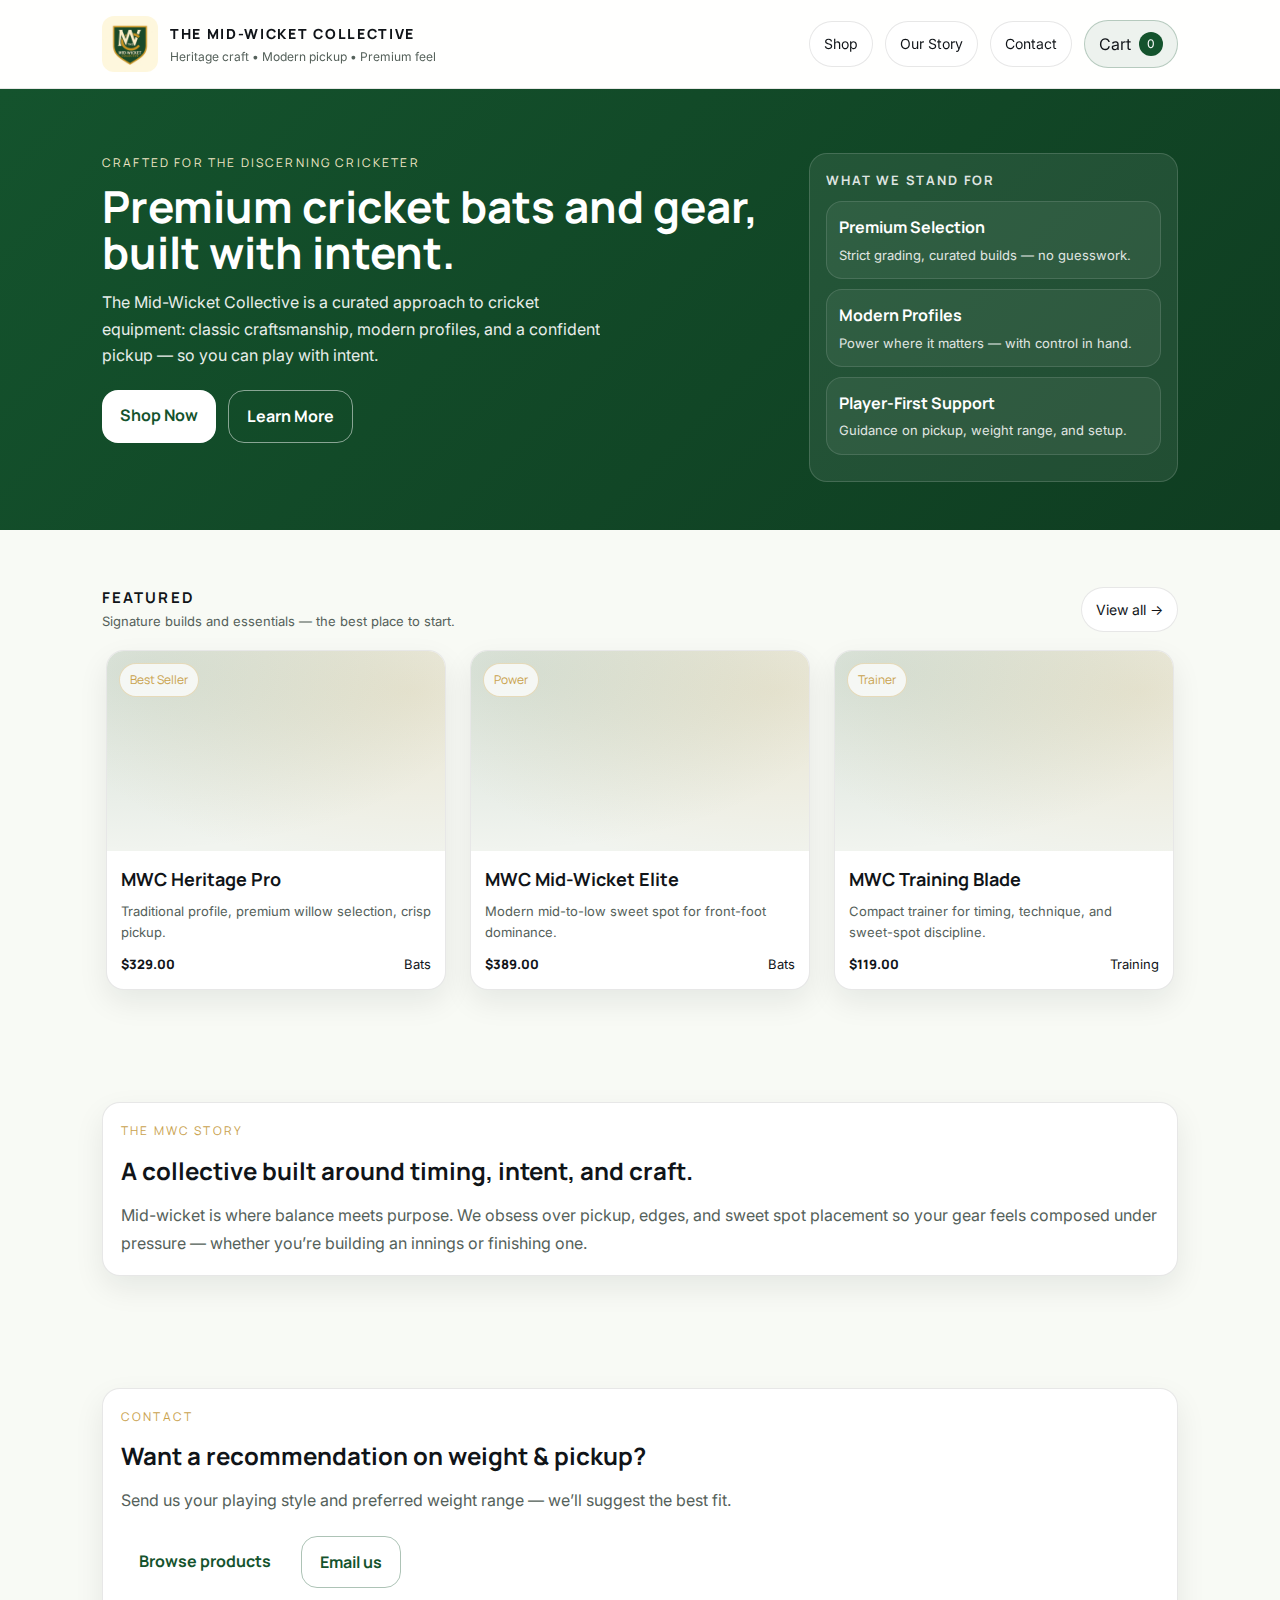
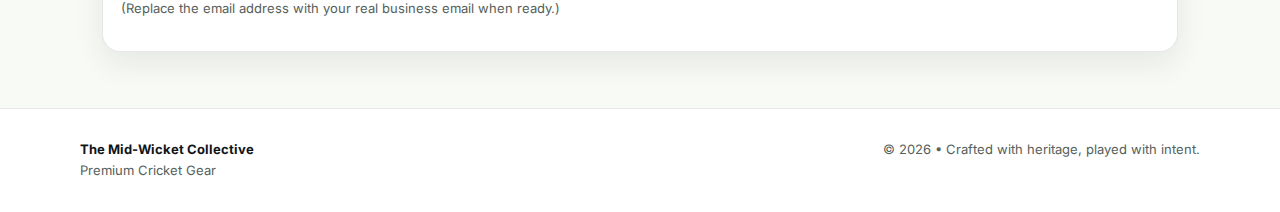
<file: index.html>
<!doctype html>
<html lang="en">
<head>
  <meta charset="utf-8" />
  <meta name="viewport" content="width=device-width, initial-scale=1" />

  <title>The Mid-Wicket Collective | Premium Cricket Bats & Gear</title>

  <meta name="description" content="Premium cricket bats and gear crafted for balance, timing, and performance. Discover The Mid-Wicket Collective." />
  <meta name="keywords" content="cricket bats, premium cricket gear, English willow bats, cricket equipment" />
  <meta name="robots" content="index, follow" />

  <meta property="og:title" content="The Mid-Wicket Collective — Premium Cricket Gear" />
  <meta property="og:description" content="Crafted cricket bats and gear designed for balance, timing, and intent." />
  <meta property="og:type" content="website" />
  <meta property="og:url" content="https://YOUR-DOMAIN.pages.dev/" />
  <meta property="og:image" content="https://YOUR-DOMAIN.pages.dev/assets/images/og-image.jpg" />

  <!-- Favicon -->
  <link rel="icon" href="assets/images/favicon.png" type="image/png" />

  <!-- Fonts: Inter + Manrope -->
  <link rel="preconnect" href="https://fonts.googleapis.com">
  <link rel="preconnect" href="https://fonts.gstatic.com" crossorigin>
  <link href="https://fonts.googleapis.com/css2?family=Inter:wght@300;400;500;600;700&family=Manrope:wght@400;500;600;700;800&display=swap" rel="stylesheet">

  <link rel="stylesheet" href="assets/styles.css" />
</head>
<body>
  <header class="nav">
    <div class="nav-inner">
      <a class="brand" href="index.html">
        <div class="logo">
          <img src="assets/images/mwc-logo.png" alt="The Mid-Wicket Collective logo">
        </div>
        <div>
          <h1>The Mid-Wicket Collective</h1>
          <p>Heritage craft • Modern pickup • Premium feel</p>
        </div>
      </a>

      <nav class="nav-links">
        <a class="pill" href="catalog.html">Shop</a>
        <a class="pill" href="#story">Our Story</a>
        <a class="pill" href="#contact">Contact</a>
        <a class="cart-btn" href="cart.html" aria-label="Open cart">
          Cart <span class="badge" id="cartBadge">0</span>
        </a>
      </nav>
    </div>
  </header>

  <!-- GREEN HERO HEADER -->
  <section class="hero">
    <div class="hero-grid">
      <div class="hero-card">
        <div class="kicker">Crafted for the discerning cricketer</div>
        <h2>Premium cricket bats and gear, built with intent.</h2>
        <p>
          The Mid-Wicket Collective is a curated approach to cricket equipment:
          classic craftsmanship, modern profiles, and a confident pickup — so you can play with intent.
        </p>

        <div class="cta-row">
          <a class="btn primary" href="catalog.html">Shop Now</a>
          <a class="btn secondary" href="#story">Learn More</a>
        </div>
      </div>

      <aside class="hero-side">
        <div class="side-card">
          <h3>What we stand for</h3>
          <div class="side-list">
            <div class="side-item">
              <strong>Premium Selection</strong>
              <span>Strict grading, curated builds — no guesswork.</span>
            </div>
            <div class="side-item">
              <strong>Modern Profiles</strong>
              <span>Power where it matters — with control in hand.</span>
            </div>
            <div class="side-item">
              <strong>Player-First Support</strong>
              <span>Guidance on pickup, weight range, and setup.</span>
            </div>
          </div>
        </div>
      </aside>
    </div>
  </section>

  <main class="container">
    <section class="section">
      <div class="section-title">
        <div>
          <h3>Featured</h3>
          <p>Signature builds and essentials — the best place to start.</p>
        </div>
        <a class="pill" href="catalog.html">View all →</a>
      </div>

      <div class="grid" id="featuredGrid"></div>
    </section>

    <section class="section" id="story">
      <div class="card panel">
        <div class="kicker-gold">The MWC Story</div>
        <h3 class="panel-title">A collective built around timing, intent, and craft.</h3>
        <p class="panel-text">
          Mid-wicket is where balance meets purpose. We obsess over pickup, edges, and sweet spot placement
          so your gear feels composed under pressure — whether you’re building an innings or finishing one.
        </p>
      </div>
    </section>

    <section class="section" id="contact">
      <div class="card panel">
        <div class="kicker-gold">Contact</div>
        <h3 class="panel-title">Want a recommendation on weight & pickup?</h3>
        <p class="panel-text">
          Send us your playing style and preferred weight range — we’ll suggest the best fit.
        </p>
        <div class="cta-row">
          <a class="btn primary" href="catalog.html">Browse products</a>
          <a class="btn ghost" href="mailto:hello@themidwicketcollective.com">Email us</a>
        </div>
        <p class="small-note">(Replace the email address with your real business email when ready.)</p>
      </div>
    </section>
  </main>

  <footer class="footer">
    <div class="footer-inner">
      <div><strong>The Mid-Wicket Collective</strong><br/>Premium Cricket Gear</div>
      <div>© <span id="y"></span> • Crafted with heritage, played with intent.</div>
    </div>
  </footer>

  <script type="module" src="assets/app.js"></script>
  <script>document.getElementById("y").textContent = new Date().getFullYear();</script>
</body>
</html>
</file>
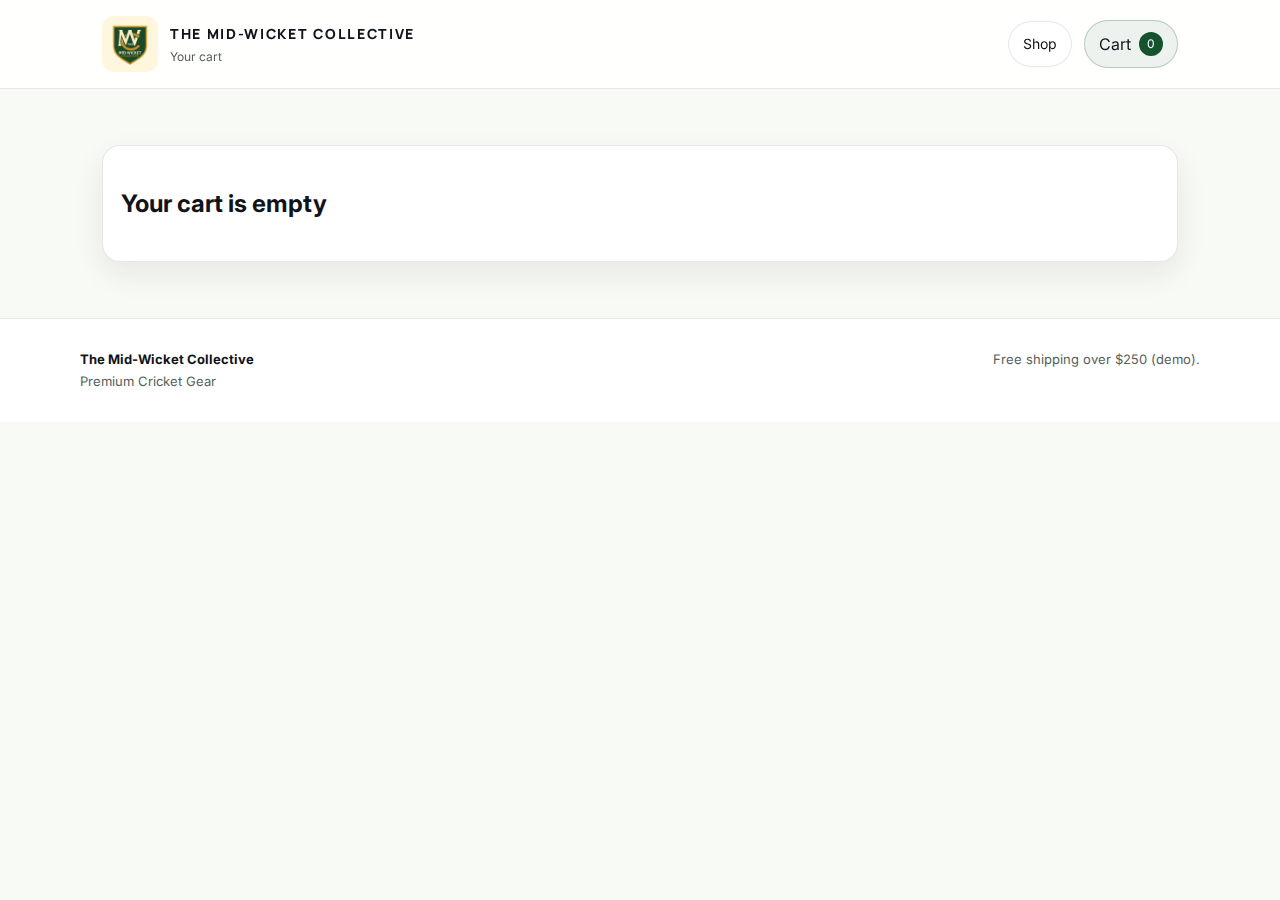
<file: cart.html>
<!doctype html>
<html lang="en">
<head>
  <meta charset="utf-8" />
  <meta name="viewport" content="width=device-width,initial-scale=1" />
  <title>Cart — The Mid-Wicket Collective</title>

  <link rel="icon" href="assets/images/favicon.png" type="image/png" />

  <link rel="preconnect" href="https://fonts.googleapis.com">
  <link rel="preconnect" href="https://fonts.gstatic.com" crossorigin>
  <link href="https://fonts.googleapis.com/css2?family=Inter:wght@300;400;500;600;700&family=Manrope:wght@400;500;600;700;800&display=swap" rel="stylesheet">

  <link rel="stylesheet" href="assets/styles.css" />
</head>
<body>
  <header class="nav">
    <div class="nav-inner">
      <a class="brand" href="index.html">
        <div class="logo">
          <img src="assets/images/mwc-logo.png" alt="The Mid-Wicket Collective logo">
        </div>
        <div>
          <h1>The Mid-Wicket Collective</h1>
          <p>Your cart</p>
        </div>
      </a>

      <nav class="nav-links">
        <a class="pill" href="catalog.html">Shop</a>
        <a class="cart-btn" href="cart.html">
          Cart <span class="badge" id="cartBadge">0</span>
        </a>
      </nav>
    </div>
  </header>

  <main class="container">
    <section class="section">
      <div id="cartHost"></div>
    </section>
  </main>

  <footer class="footer">
    <div class="footer-inner">
      <div><strong>The Mid-Wicket Collective</strong><br/>Premium Cricket Gear</div>
      <div>Free shipping over $250 (demo).</div>
    </div>
  </footer>

  <script type="module" src="assets/app.js"></script>
</body>
</html>
</file>
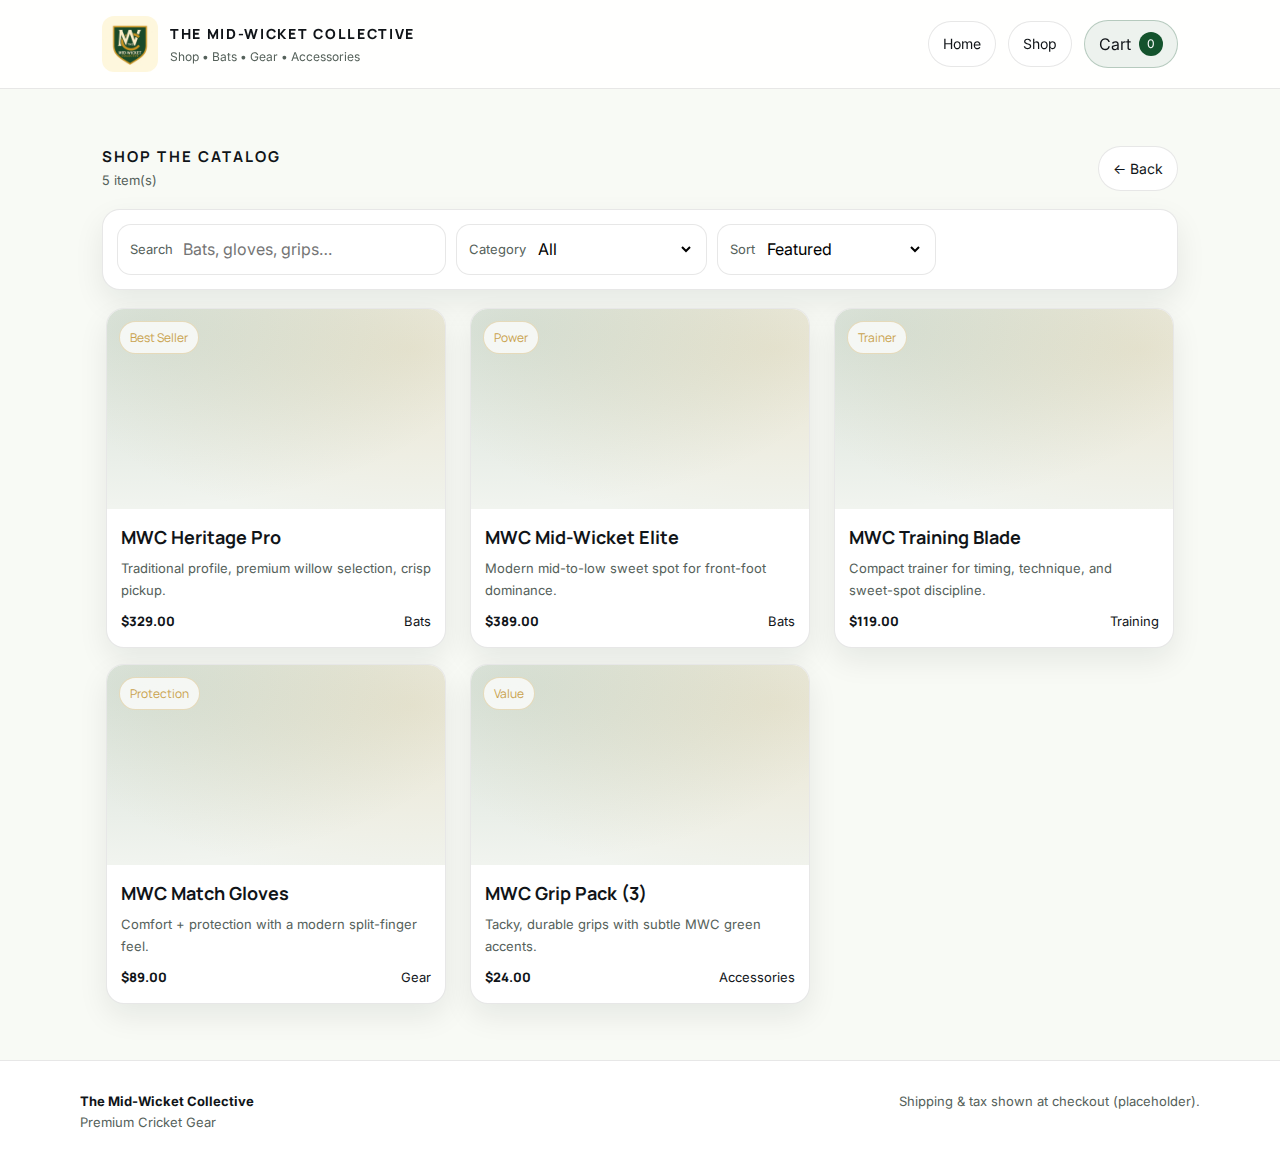
<file: catalog.html>
<!doctype html>
<html lang="en">
<head>
  <meta charset="utf-8" />
  <meta name="viewport" content="width=device-width,initial-scale=1" />
  <title>Shop — The Mid-Wicket Collective</title>

  <link rel="icon" href="assets/images/favicon.png" type="image/png" />

  <link rel="preconnect" href="https://fonts.googleapis.com">
  <link rel="preconnect" href="https://fonts.gstatic.com" crossorigin>
  <link href="https://fonts.googleapis.com/css2?family=Inter:wght@300;400;500;600;700&family=Manrope:wght@400;500;600;700;800&display=swap" rel="stylesheet">

  <link rel="stylesheet" href="assets/styles.css" />
</head>
<body>
  <header class="nav">
    <div class="nav-inner">
      <a class="brand" href="index.html">
        <div class="logo">
          <img src="assets/images/mwc-logo.png" alt="The Mid-Wicket Collective logo">
        </div>
        <div>
          <h1>The Mid-Wicket Collective</h1>
          <p>Shop • Bats • Gear • Accessories</p>
        </div>
      </a>

      <nav class="nav-links">
        <a class="pill" href="index.html">Home</a>
        <a class="pill" href="catalog.html">Shop</a>
        <a class="cart-btn" href="cart.html">
          Cart <span class="badge" id="cartBadge">0</span>
        </a>
      </nav>
    </div>
  </header>

  <main class="container">
    <section class="section">
      <div class="section-title">
        <div>
          <h3>Shop the Catalog</h3>
          <p id="resultCount">0 item(s)</p>
        </div>
        <a class="pill" href="index.html">← Back</a>
      </div>

      <div class="card toolbar">
        <div class="field">
          <span class="field-label">Search</span>
          <input id="searchInput" placeholder="Bats, gloves, grips…" />
        </div>

        <div class="field">
          <span class="field-label">Category</span>
          <select id="categorySelect"></select>
        </div>

        <div class="field">
          <span class="field-label">Sort</span>
          <select id="sortSelect">
            <option value="featured">Featured</option>
            <option value="price-asc">Price: low → high</option>
            <option value="price-desc">Price: high → low</option>
            <option value="name-asc">Name: A → Z</option>
            <option value="name-desc">Name: Z → A</option>
          </select>
        </div>
      </div>

      <div class="grid" id="catalogGrid"></div>
    </section>
  </main>

  <footer class="footer">
    <div class="footer-inner">
      <div><strong>The Mid-Wicket Collective</strong><br/>Premium Cricket Gear</div>
      <div>Shipping & tax shown at checkout (placeholder).</div>
    </div>
  </footer>

  <script type="module" src="assets/app.js"></script>
</body>
</html>
</file>
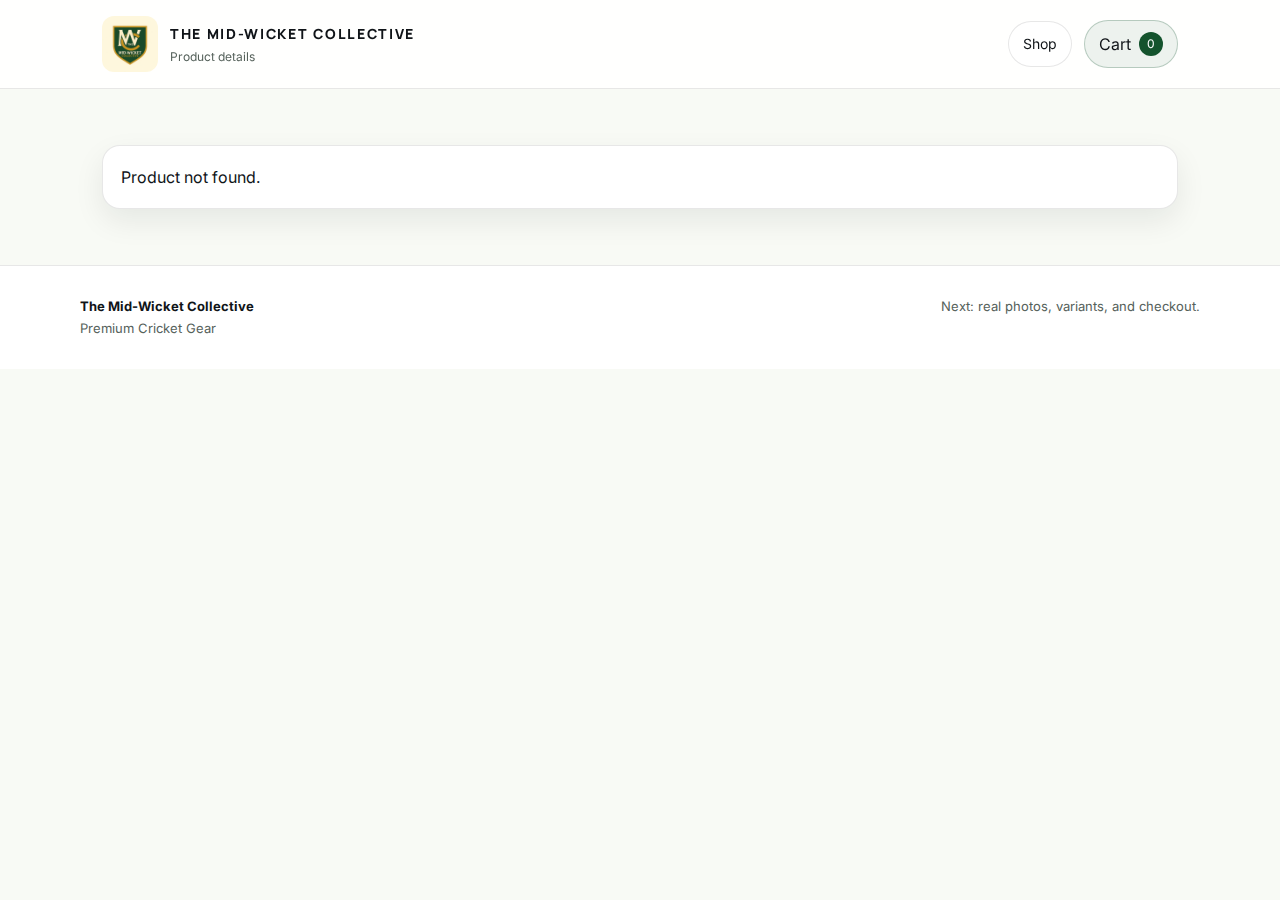
<file: product.html>
<!doctype html>
<html lang="en">
<head>
  <meta charset="utf-8" />
  <meta name="viewport" content="width=device-width,initial-scale=1" />
  <title>Product — The Mid-Wicket Collective</title>

  <link rel="icon" href="assets/images/favicon.png" type="image/png" />

  <link rel="preconnect" href="https://fonts.googleapis.com">
  <link rel="preconnect" href="https://fonts.gstatic.com" crossorigin>
  <link href="https://fonts.googleapis.com/css2?family=Inter:wght@300;400;500;600;700&family=Manrope:wght@400;500;600;700;800&display=swap" rel="stylesheet">

  <link rel="stylesheet" href="assets/styles.css" />
</head>
<body>
  <header class="nav">
    <div class="nav-inner">
      <a class="brand" href="index.html">
        <div class="logo">
          <img src="assets/images/mwc-logo.png" alt="The Mid-Wicket Collective logo">
        </div>
        <div>
          <h1>The Mid-Wicket Collective</h1>
          <p>Product details</p>
        </div>
      </a>

      <nav class="nav-links">
        <a class="pill" href="catalog.html">Shop</a>
        <a class="cart-btn" href="cart.html">
          Cart <span class="badge" id="cartBadge">0</span>
        </a>
      </nav>
    </div>
  </header>

  <main class="container">
    <section class="section">
      <div id="productHost"></div>
    </section>
  </main>

  <footer class="footer">
    <div class="footer-inner">
      <div><strong>The Mid-Wicket Collective</strong><br/>Premium Cricket Gear</div>
      <div>Next: real photos, variants, and checkout.</div>
    </div>
  </footer>

  <script type="module" src="assets/app.js"></script>
</body>
</html>
</file>
<file: assets/styles.css>
:root{
  --bg:#f8faf5;
  --panel:#ffffff;
  --panel2:#f1f4ef;

  --text:#101418;
  --muted:#55615a;

  --green:#14532d;
  --green-dark:#0f3d21;
  --gold:#c9a24d;

  --line:rgba(16,20,24,.1);
  --shadow:0 12px 30px rgba(16,20,24,.08);

  --radius:18px;
  --max:1120px;

  --font-body:'Inter', system-ui, -apple-system, Segoe UI, Roboto, Helvetica, Arial, sans-serif;
  --font-heading:'Manrope', system-ui, -apple-system, Segoe UI, Roboto, Helvetica, Arial, sans-serif;
}

*{ box-sizing:border-box; }
html,body{
  margin:0;
  padding:0;
  background:var(--bg);
  color:var(--text);
  font-family:var(--font-body);
  line-height:1.65;
}
a{ color:inherit; text-decoration:none; }

/* NAV */
.nav{
  position:sticky;
  top:0;
  z-index:50;
  background:rgba(255,255,255,.9);
  backdrop-filter: blur(10px);
  border-bottom:1px solid var(--line);
}
.nav-inner{
  max-width:var(--max);
  margin:auto;
  padding:16px 22px;
  display:flex;
  align-items:center;
  justify-content:space-between;
  gap:14px;
}
.brand{ display:flex; gap:12px; align-items:center; }
.logo{
  width:56px;
  height:56px;
  border-radius:12px;
  overflow:hidden;
  background: #fff;
}
.logo img{
  width:100%;
  height:100%;
  object-fit:cover;
  display:block;
}
.brand h1{
  margin:0;
  font-family:var(--font-heading);
  font-size:14px;
  letter-spacing:.12em;
  text-transform:uppercase;
  font-weight:800;
}
.brand p{
  margin:2px 0 0;
  font-size:12px;
  color:var(--muted);
}

.nav-links{ display:flex; gap:12px; align-items:center; flex-wrap:wrap; }
.pill{
  padding:10px 14px;
  border-radius:999px;
  border:1px solid var(--line);
  background:#fff;
  font-size:14px;
}
.cart-btn{
  display:flex;
  align-items:center;
  gap:8px;
  padding:10px 14px;
  border-radius:999px;
  background:rgba(20,83,45,.08);
  border:1px solid rgba(20,83,45,.25);
}
.badge{
  background:var(--green);
  color:#fff;
  font-size:12px;
  border-radius:999px;
  padding:2px 8px;
}

/* HERO (GREEN HEADER) */
.hero{
  background: linear-gradient(135deg, var(--green) 0%, var(--green-dark) 100%);
  color:#fff;
  padding:64px 0 48px;
}
.hero *{ color:#fff; }
.hero-grid{
  max-width:var(--max);
  margin:auto;
  padding:0 22px;
  display:grid;
  grid-template-columns: 1.3fr .7fr;
  gap:22px;
}
.kicker{
  text-transform:uppercase;
  letter-spacing:.18em;
  font-size:12px;
  color:#f1e7c6;
  margin-bottom:10px;
  font-family:var(--font-heading);
}
.hero h2{
  font-family:var(--font-heading);
  font-size:44px;
  line-height:1.05;
  margin:0 0 14px;
}
.hero p{
  max-width:520px;
  font-size:16px;
  opacity:.9;
  margin:0;
}
.cta-row{
  margin-top:22px;
  display:flex;
  gap:12px;
  flex-wrap:wrap;
}
.btn{
  padding:12px 18px;
  border-radius:16px;
  border:none;
  cursor:pointer;
  font-weight:700;
  font-family:var(--font-heading);
}
.btn.primary{ background:#fff; color:var(--green); }
.btn.secondary{ background:transparent; border:1px solid rgba(255,255,255,.5); color:#fff; }
.btn.ghost{ background:transparent; border:1px solid rgba(20,83,45,.35); color:var(--green); }

.hero-side .side-card{
  background: rgba(255,255,255,.08);
  border:1px solid rgba(255,255,255,.15);
  border-radius: var(--radius);
  padding:16px;
}
.hero-side h3{
  margin:0 0 10px;
  font-size:13px;
  letter-spacing:.14em;
  text-transform:uppercase;
  opacity:.85;
  font-family:var(--font-heading);
}
.side-item{
  padding:12px;
  border-radius:16px;
  background: rgba(255,255,255,.06);
  border:1px solid rgba(255,255,255,.12);
  margin-bottom:10px;
}
.side-item strong{ display:block; font-family:var(--font-heading); }
.side-item span{ display:block; opacity:.85; font-size:13px; margin-top:4px; }

/* MAIN */
.container{
  max-width:var(--max);
  margin:auto;
  padding:0 22px;
}
.section{ padding:56px 0; }
.section-title{
  display:flex;
  justify-content:space-between;
  align-items:flex-end;
  margin-bottom:18px;
  gap:14px;
}
.section-title h3{
  margin:0;
  font-size:15px;
  letter-spacing:.14em;
  text-transform:uppercase;
  font-family:var(--font-heading);
}
.section-title p{
  margin:0;
  font-size:13px;
  color:var(--muted);
}

.kicker-gold{
  text-transform:uppercase;
  letter-spacing:.18em;
  font-size:12px;
  color:var(--gold);
  margin-bottom:10px;
  font-family:var(--font-heading);
}

/* GRID (centered/even) */
.grid{
  display:grid;
  grid-template-columns: repeat(auto-fit, minmax(260px, 1fr));
  gap:16px;
  justify-items:center;
}
.grid > *{
  width:100%;
  max-width:340px;
}

/* CARDS */
.card{
  background:#fff;
  border:1px solid var(--line);
  border-radius:var(--radius);
  box-shadow:var(--shadow);
  overflow:hidden;
  transition: transform .15s ease, box-shadow .15s ease;
}
.card:hover{
  transform: translateY(-2px);
  box-shadow: 0 16px 36px rgba(0,0,0,.12);
}
.panel{ padding:18px; }
.panel-title{
  font-family:var(--font-heading);
  margin:0 0 10px;
  font-size:24px;
}
.panel-text{ margin:0; color:var(--muted); line-height:1.75; }
.small-note{ color:var(--muted); font-size:13px; margin-top:10px; }

/* PRODUCT CARDS */
.product-media{
  height:200px;
  background:
    radial-gradient(600px 300px at 10% 10%, rgba(20,83,45,.12), transparent 60%),
    radial-gradient(600px 300px at 90% 20%, rgba(201,162,77,.18), transparent 60%),
    #f1f4ef;
  position:relative;
}
.tag{
  position:absolute;
  top:12px;
  left:12px;
  background: rgba(255,255,255,.75);
  border: 1px solid rgba(201,162,77,.35);
  color: var(--gold);
  border-radius: 999px;
  padding: 6px 10px;
  font-size: 12px;
  font-family: var(--font-heading);
}
.product-body{ padding:14px; }
.product-body h4{
  margin:0 0 6px;
  font-size:18px;
  font-family:var(--font-heading);
}
.product-body p{
  margin:0;
  font-size:13px;
  color:var(--muted);
}
.meta{
  display:flex;
  justify-content:space-between;
  margin-top:10px;
  font-size:13px;
}
.price{ font-weight:800; font-family:var(--font-heading); }

/* TOOLBAR */
.toolbar{
  display:flex;
  flex-wrap:wrap;
  gap:10px;
  padding:14px;
  margin-bottom:18px;
}
.field{
  display:flex;
  gap:8px;
  align-items:center;
  padding:10px 12px;
  border-radius:14px;
  border:1px solid var(--line);
  background: rgba(255,255,255,.75);
}
.field-label{ color:var(--muted); font-size:13px; }
.field input, .field select{
  border:none;
  outline:none;
  background:transparent;
  min-width:160px;
  font:inherit;
}

/* FOOTER */
.footer{
  border-top:1px solid var(--line);
  padding:30px 22px;
  background:#fff;
}
.footer-inner{
  max-width:var(--max);
  margin:auto;
  display:flex;
  justify-content:space-between;
  gap:14px;
  flex-wrap:wrap;
  font-size:13px;
  color:var(--muted);
}
.footer strong{ color:var(--text); }

@media (max-width:900px){
  .nav-inner{ flex-direction:column; align-items:flex-start; gap:10px; }
  .hero-grid{ grid-template-columns:1fr; }
  .hero h2{ font-size:34px; }
}
</file>
